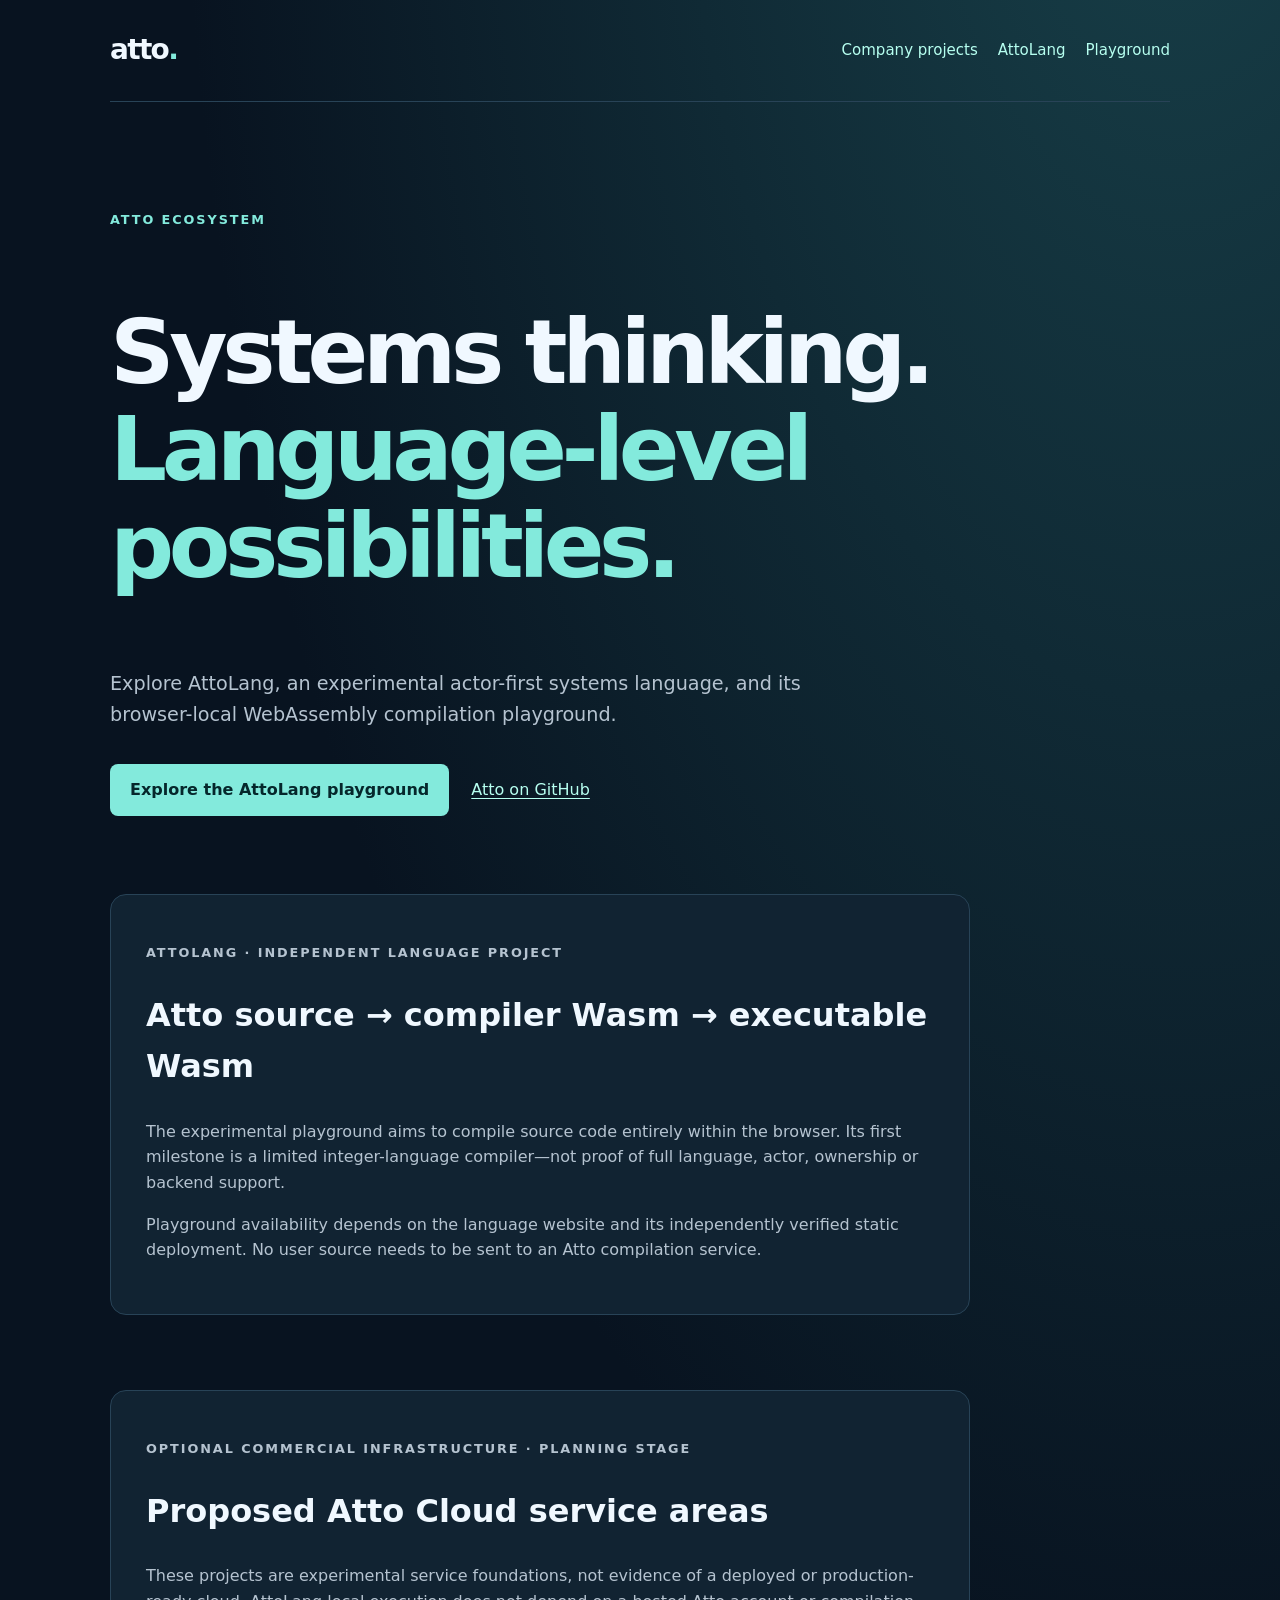
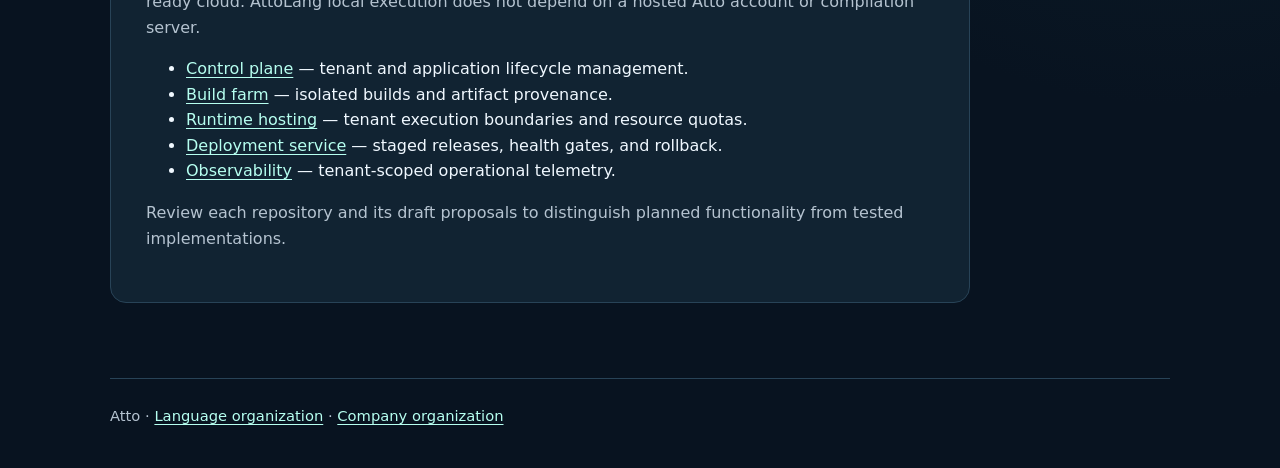
<file: index.html>
<!doctype html>
<html lang="en">
<head>
  <meta charset="utf-8">
  <meta name="viewport" content="width=device-width,initial-scale=1">
  <meta name="description" content="Atto company and AttoLang language ecosystem.">
  <meta http-equiv="Content-Security-Policy" content="default-src 'none'; style-src 'self'; img-src 'self'; base-uri 'none'; form-action 'none'; object-src 'none'">
  <title>Atto — Language and engineering ecosystem</title>
  <link rel="stylesheet" href="./site.css">
</head>
<body>
  <header class="container nav">
    <a class="brand" href="./">atto<span>.</span></a>
    <nav aria-label="Main navigation">
      <a href="https://github.com/atto-co">Company projects</a>
      <a href="https://atto-lang.github.io/">AttoLang</a>
      <a href="https://atto-lang.github.io/play/">Playground</a>
    </nav>
  </header>
  <main class="container">
    <section class="hero">
      <p class="eyebrow">Atto ecosystem</p>
      <h1>Systems thinking.<br><em>Language-level possibilities.</em></h1>
      <p class="lead">Explore AttoLang, an experimental actor-first systems language, and its browser-local WebAssembly compilation playground.</p>
      <div class="links">
        <a class="button" href="https://atto-lang.github.io/play/">Explore the AttoLang playground</a>
        <a href="https://github.com/atto-co">Atto on GitHub</a>
      </div>
    </section>
    <section class="card">
      <p class="eyebrow">AttoLang · independent language project</p>
      <h2>Atto source → compiler Wasm → executable Wasm</h2>
      <p>The experimental playground aims to compile source code entirely within the browser. Its first milestone is a limited integer-language compiler—not proof of full language, actor, ownership or backend support.</p>
      <p>Playground availability depends on the language website and its independently verified static deployment. No user source needs to be sent to an Atto compilation service.</p>
    </section>
    <section class="card" aria-labelledby="cloud-heading">
      <p class="eyebrow">Optional commercial infrastructure · planning stage</p>
      <h2 id="cloud-heading">Proposed Atto Cloud service areas</h2>
      <p>These projects are experimental service foundations, not evidence of a deployed or production-ready cloud. AttoLang local execution does not depend on a hosted Atto account or compilation server.</p>
      <ul>
        <li><a href="https://github.com/atto-co/atto-cloud-control-plane.rs">Control plane</a> — tenant and application lifecycle management.</li>
        <li><a href="https://github.com/atto-co/atto-build-farm.rs">Build farm</a> — isolated builds and artifact provenance.</li>
        <li><a href="https://github.com/atto-co/atto-runtime-host.rs">Runtime hosting</a> — tenant execution boundaries and resource quotas.</li>
        <li><a href="https://github.com/atto-co/atto-deploy.rs">Deployment service</a> — staged releases, health gates, and rollback.</li>
        <li><a href="https://github.com/atto-co/atto-observability.rs">Observability</a> — tenant-scoped operational telemetry.</li>
      </ul>
      <p>Review each repository and its draft proposals to distinguish planned functionality from tested implementations.</p>
    </section>
  </main>
  <footer class="container">Atto · <a href="https://github.com/atto-lang">Language organization</a> · <a href="https://github.com/atto-co">Company organization</a></footer>
</body>
</html>
</file>
<file: site.css>
:root{color-scheme:dark;--bg:#081320;--fg:#f0f8ff;--muted:#b5c3d0;--teal:#83eadc;--line:#284357}*{box-sizing:border-box}
body{margin:0;background:radial-gradient(ellipse at 92% -15%,#18414a,transparent 60%),var(--bg);color:var(--fg);font-family:system-ui,-apple-system,Segoe UI,sans-serif;line-height:1.6}
.container{width:min(1060px,calc(100% - 48px));margin-inline:auto}
a{color:#b6fff0;text-underline-offset:3px}.nav{display:flex;align-items:center;justify-content:space-between;gap:20px;padding:28px 0;border-bottom:1px solid var(--line)}
.brand{color:var(--fg);font-size:1.75rem;font-weight:800;text-decoration:none;letter-spacing:-.06em}.brand span{color:var(--teal)}
nav{display:flex;flex-wrap:wrap;gap:20px}nav a{text-decoration:none;font-size:.94rem}
.hero{padding:95px 0 78px}.eyebrow{color:var(--teal);font-weight:700;letter-spacing:.15em;text-transform:uppercase;font-size:.8rem}
h1{font-size:clamp(3rem,7vw,5.7rem);line-height:1.08;letter-spacing:-.06em}h1 em{font-style:normal;color:var(--teal)}
.lead{font-size:1.2rem;color:var(--muted);max-width:730px}
.links{display:flex;flex-wrap:wrap;align-items:center;gap:22px;margin-top:34px}
.button{display:inline-block;padding:13px 20px;border-radius:8px;background:var(--teal);color:#05272b;text-decoration:none;font-weight:750}
.card{border:1px solid var(--line);background:#112332;border-radius:16px;padding:35px;margin-bottom:75px;max-width:860px}.card p{color:var(--muted)}.card h2{font-size:clamp(1.4rem,3vw,2rem)}
footer{padding:25px 0 40px;border-top:1px solid var(--line);color:var(--muted);font-size:.92rem}
@media(max-width:700px){.nav{align-items:flex-start;flex-direction:column}.hero{padding:60px 0}}
</file>
